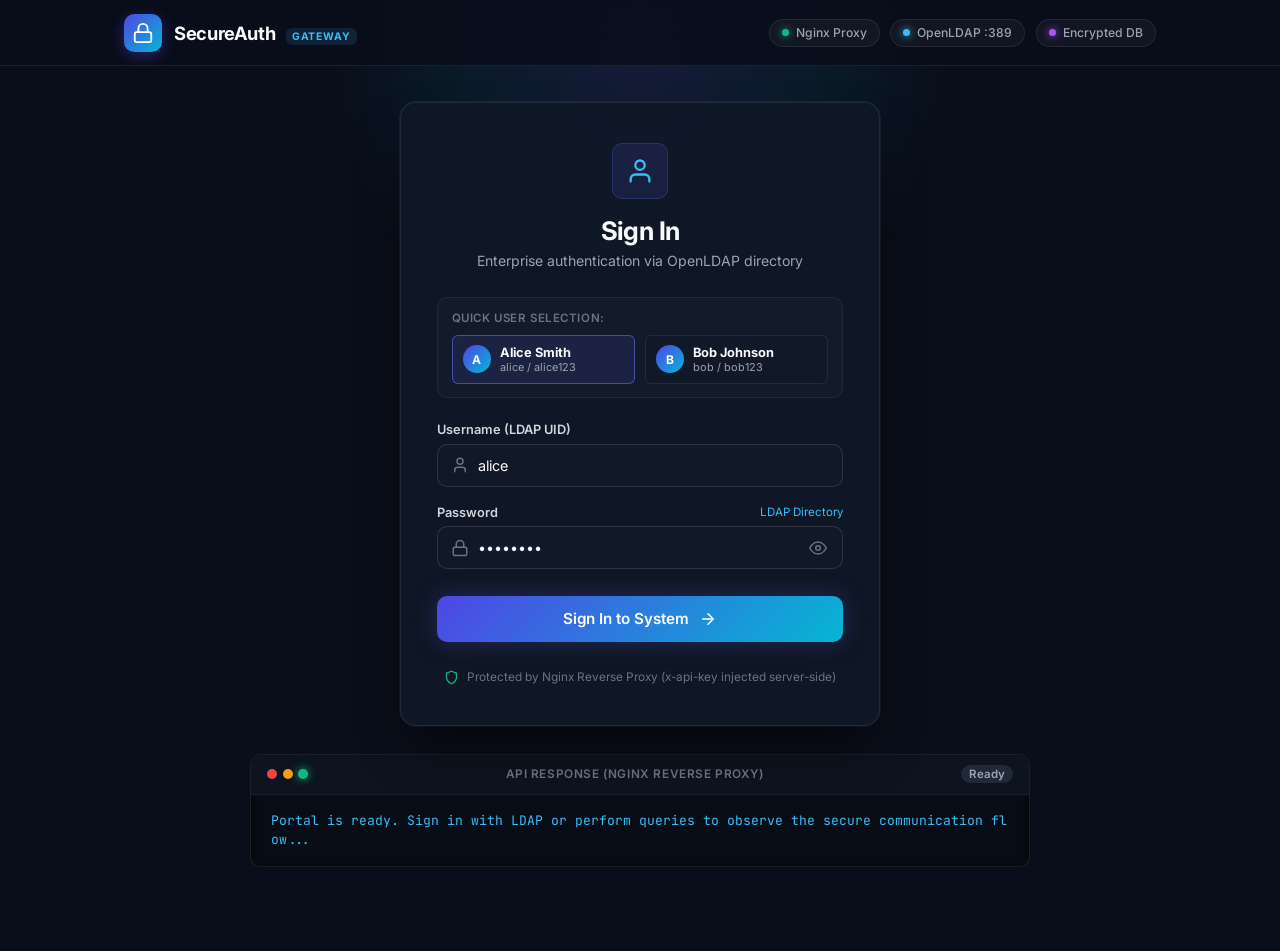
<file: index.html>
﻿<!DOCTYPE html>
<html lang="en">
<head>
    <meta charset="UTF-8">
    <meta name="viewport" content="width=device-width, initial-scale=1.0">
    <title>SecureAuth Gateway &bull; OpenLDAP &amp; Nginx</title>
    <link rel="preconnect" href="https://fonts.googleapis.com">
    <link rel="preconnect" href="https://fonts.gstatic.com" crossorigin>
    <link href="https://fonts.googleapis.com/css2?family=Inter:wght@400;500;600;700&family=JetBrains+Mono:wght@400;500&display=swap" rel="stylesheet">
    <link rel="stylesheet" href="styles.css">
</head>
<body>
    <!-- Background Ambient Glow -->
    <div class="bg-glow"></div>

    <!-- Top Navigation Bar -->
    <nav class="top-nav">
        <div class="nav-container">
            <div class="nav-brand">
                <div class="brand-icon">
                    <svg width="22" height="22" viewBox="0 0 24 24" fill="none" stroke="currentColor" stroke-width="2" stroke-linecap="round" stroke-linejoin="round">
                        <rect x="3" y="11" width="18" height="11" rx="2" ry="2"></rect>
                        <path d="M7 11V7a5 5 0 0 1 10 0v4"></path>
                    </svg>
                </div>
                <div class="brand-text">
                    <span class="brand-title">SecureAuth</span>
                    <span class="brand-tag">GATEWAY</span>
                </div>
            </div>

            <div class="nav-status">
                <div class="status-chip" title="Active Nginx reverse proxy with server-side secret injection on port 80">
                    <span class="chip-dot dot-green"></span> Nginx Proxy
                </div>
                <div class="status-chip" title="OpenLDAP directory service on port 389">
                    <span class="chip-dot dot-blue"></span> OpenLDAP :389
                </div>
                <div class="status-chip" title="Persistent Fernet database encryption">
                    <span class="chip-dot dot-purple"></span> Encrypted DB
                </div>
            </div>
        </div>
    </nav>

    <!-- Main Content Area -->
    <main class="main-wrapper">
        <!-- Toast Notification -->
        <div id="toast" class="toast hidden">
            <div class="toast-icon" id="toast-icon"></div>
            <div class="toast-content" id="toast-content"></div>
        </div>

        <!-- ========================================================
             1. LOGIN VIEW (Clean, modern authentication card)
             ======================================================== -->
        <section id="view-login" class="auth-card">
            <div class="card-top">
                <div class="auth-icon-wrap">
                    <svg width="28" height="28" viewBox="0 0 24 24" fill="none" stroke="currentColor" stroke-width="2" stroke-linecap="round" stroke-linejoin="round">
                        <path d="M20 21v-2a4 4 0 0 0-4-4H8a4 4 0 0 0-4 4v2"></path>
                        <circle cx="12" cy="7" r="4"></circle>
                    </svg>
                </div>
                <h1 class="card-title">Sign In</h1>
                <p class="card-subtitle">Enterprise authentication via OpenLDAP directory</p>
            </div>

            <!-- Quick Account Selector Pills -->
            <div class="quick-accounts">
                <span class="quick-label">Quick user selection:</span>
                <div class="account-chips">
                    <button type="button" class="account-chip active" id="chip-alice" data-user="alice" data-pass="alice123">
                        <span class="chip-avatar">A</span>
                        <div class="chip-info">
                            <strong>Alice Smith</strong>
                            <small>alice / alice123</small>
                        </div>
                    </button>
                    <button type="button" class="account-chip" id="chip-bob" data-user="bob" data-pass="bob123">
                        <span class="chip-avatar">B</span>
                        <div class="chip-info">
                            <strong>Bob Johnson</strong>
                            <small>bob / bob123</small>
                        </div>
                    </button>
                </div>
            </div>

            <!-- Login Form -->
            <form id="login-form" class="auth-form">
                <div class="field-group">
                    <label for="username">Username (LDAP UID)</label>
                    <div class="input-wrap">
                        <svg class="input-icon" width="18" height="18" viewBox="0 0 24 24" fill="none" stroke="currentColor" stroke-width="2" stroke-linecap="round" stroke-linejoin="round">
                            <path d="M19 21v-2a4 4 0 0 0-4-4H9a4 4 0 0 0-4 4v2"></path>
                            <circle cx="12" cy="7" r="4"></circle>
                        </svg>
                        <input type="text" id="username" class="modern-input" placeholder="alice or bob" value="alice" required autocomplete="username">
                    </div>
                </div>

                <div class="field-group">
                    <div class="label-row">
                        <label for="password">Password</label>
                        <span class="label-hint">LDAP Directory</span>
                    </div>
                    <div class="input-wrap">
                        <svg class="input-icon" width="18" height="18" viewBox="0 0 24 24" fill="none" stroke="currentColor" stroke-width="2" stroke-linecap="round" stroke-linejoin="round">
                            <rect x="3" y="11" width="18" height="11" rx="2" ry="2"></rect>
                            <path d="M7 11V7a5 5 0 0 1 10 0v4"></path>
                        </svg>
                        <input type="password" id="password" class="modern-input" placeholder="User password" value="alice123" required autocomplete="current-password">
                        <button type="button" id="btn-toggle-pwd" class="pwd-toggle" title="Show/Hide password">
                            <svg id="eye-icon" width="18" height="18" viewBox="0 0 24 24" fill="none" stroke="currentColor" stroke-width="2" stroke-linecap="round" stroke-linejoin="round">
                                <path d="M1 12s4-8 11-8 11 8 11 8-4 8-11 8-11-8-11-8z"></path>
                                <circle cx="12" cy="12" r="3"></circle>
                            </svg>
                        </button>
                    </div>
                </div>

                <button type="submit" id="btn-login" class="btn-submit">
                    <span id="btn-login-text">Sign In to System</span>
                    <svg class="btn-arrow" width="18" height="18" viewBox="0 0 24 24" fill="none" stroke="currentColor" stroke-width="2" stroke-linecap="round" stroke-linejoin="round">
                        <line x1="5" y1="12" x2="19" y2="12"></line>
                        <polyline points="12 5 19 12 12 19"></polyline>
                    </svg>
                </button>
            </form>

            <div class="security-footer">
                <svg width="15" height="15" viewBox="0 0 24 24" fill="none" stroke="currentColor" stroke-width="2" stroke-linecap="round" stroke-linejoin="round">
                    <path d="M12 22s8-4 8-10V5l-8-3-8 3v7c0 6 8 10 8 10z"></path>
                </svg>
                <span>Protected by Nginx Reverse Proxy (x-api-key injected server-side)</span>
            </div>
        </section>

        <!-- ========================================================
             2. DASHBOARD VIEW (Shown when authenticated)
             ======================================================== -->
        <section id="view-dashboard" class="dashboard-card hidden">
            <!-- User Session Header -->
            <div class="user-banner">
                <div class="user-meta">
                    <div class="user-avatar-large" id="dash-avatar">AS</div>
                    <div class="user-titles">
                        <h2 id="dash-fullname">Alice Smith</h2>
                        <span class="user-role-badge">LDAP User &bull; <span id="dash-username">alice</span></span>
                    </div>
                </div>
                <button id="btn-logout" class="btn-logout" title="Sign Out">
                    <svg width="16" height="16" viewBox="0 0 24 24" fill="none" stroke="currentColor" stroke-width="2" stroke-linecap="round" stroke-linejoin="round">
                        <path d="M9 21H5a2 2 0 0 1-2-2V5a2 2 0 0 1 2-2h4"></path>
                        <polyline points="16 17 21 12 16 7"></polyline>
                        <line x1="21" y1="12" x2="9" y2="12"></line>
                    </svg>
                    <span>Sign Out</span>
                </button>
            </div>

            <!-- LDAP Info Strip -->
            <div class="dn-box">
                <span class="dn-label">Distinguished Name (DN):</span>
                <code id="dash-dn">uid=alice,ou=users,dc=example,dc=com</code>
            </div>

            <!-- Action Grid -->
            <div class="dashboard-grid">
                <!-- Card: Database Operations -->
                <div class="dash-module">
                    <div class="module-header">
                        <div class="module-icon">
                            <svg width="18" height="18" viewBox="0 0 24 24" fill="none" stroke="currentColor" stroke-width="2" stroke-linecap="round" stroke-linejoin="round">
                                <ellipse cx="12" cy="5" rx="9" ry="3"></ellipse>
                                <path d="M21 12c0 1.66-4 3-9 3s-9-1.34-9-3"></path>
                                <path d="M3 5v14c0 1.66 4 3 9 3s9-1.34 9-3V5"></path>
                            </svg>
                        </div>
                        <h3>Encrypted Database (Fernet)</h3>
                    </div>
                    <p class="module-desc">Records are encrypted using 256-bit AES-Fernet and decrypted upon each read.</p>

                    <div class="field-group">
                        <label for="post-message">Confidential message to encrypt &amp; store:</label>
                        <input type="text" id="post-message" class="modern-input" value="Confidential data verified via LDAP" placeholder="Enter message to encrypt...">
                    </div>

                    <div class="module-actions">
                        <button id="btn-get" class="btn-action btn-primary">
                            <svg width="16" height="16" viewBox="0 0 24 24" fill="none" stroke="currentColor" stroke-width="2" stroke-linecap="round" stroke-linejoin="round">
                                <path d="M21 15v4a2 2 0 0 1-2 2H5a2 2 0 0 1-2-2v-4"></path>
                                <polyline points="7 10 12 15 17 10"></polyline>
                                <line x1="12" y1="15" x2="12" y2="3"></line>
                            </svg>
                            <span>Read &amp; Decrypt (GET)</span>
                        </button>
                        <button id="btn-post" class="btn-action btn-secondary">
                            <svg width="16" height="16" viewBox="0 0 24 24" fill="none" stroke="currentColor" stroke-width="2" stroke-linecap="round" stroke-linejoin="round">
                                <path d="M21 15v4a2 2 0 0 1-2 2H5a2 2 0 0 1-2-2v-4"></path>
                                <polyline points="17 8 12 3 7 8"></polyline>
                                <line x1="12" y1="3" x2="12" y2="15"></line>
                            </svg>
                            <span>Encrypt &amp; Store (POST)</span>
                        </button>
                    </div>
                </div>

                <!-- Card: Security Diagnostics -->
                <div class="dash-module">
                    <div class="module-header">
                        <div class="module-icon">
                            <svg width="18" height="18" viewBox="0 0 24 24" fill="none" stroke="currentColor" stroke-width="2" stroke-linecap="round" stroke-linejoin="round">
                                <path d="M12 2v20M17 5H9.5a3.5 3.5 0 0 0 0 7h5a3.5 3.5 0 0 1 0 7H6"></path>
                            </svg>
                        </div>
                        <h3>Secret Rotation &amp; Diagnostics</h3>
                    </div>
                    <p class="module-desc">Verify backend health and the active secret injected by Nginx without refreshing.</p>

                    <div class="security-specs">
                        <div class="spec-row">
                            <span>API Secret:</span>
                            <span class="spec-value" id="spec-secret">Injected by Proxy</span>
                        </div>
                        <div class="spec-row">
                            <span>Encryption Key:</span>
                            <span class="spec-value">Persistent (Fernet)</span>
                        </div>
                        <div class="spec-row">
                            <span>LDAP Server:</span>
                            <span class="spec-value">openldap:389</span>
                        </div>
                    </div>

                    <div class="module-actions">
                        <button id="btn-status" class="btn-action btn-outline full-width">
                            <svg width="16" height="16" viewBox="0 0 24 24" fill="none" stroke="currentColor" stroke-width="2" stroke-linecap="round" stroke-linejoin="round">
                                <circle cx="12" cy="12" r="10"></circle>
                                <line x1="12" y1="16" x2="12" y2="12"></line>
                                <line x1="12" y1="8" x2="12.01" y2="8"></line>
                            </svg>
                            <span>Check Secret Status (/api/status)</span>
                        </button>
                    </div>
                </div>
            </div>
        </section>

        <!-- ========================================================
             3. TERMINAL / CONSOLE OUTPUT
             ======================================================== -->
        <section class="console-card">
            <div class="console-header">
                <div class="console-dots">
                    <span class="dot dot-red"></span>
                    <span class="dot dot-yellow"></span>
                    <span class="dot dot-green"></span>
                </div>
                <span class="console-title">API Response (Nginx Reverse Proxy)</span>
                <span id="status-tag" class="status-badge idle">Ready</span>
            </div>
            <div class="console-body">
                <pre id="response-output">Portal is ready. Sign in with LDAP or perform queries to observe the secure communication flow...</pre>
            </div>
        </section>
    </main>

    <script src="app.js"></script>
</body>
</html>
</file>
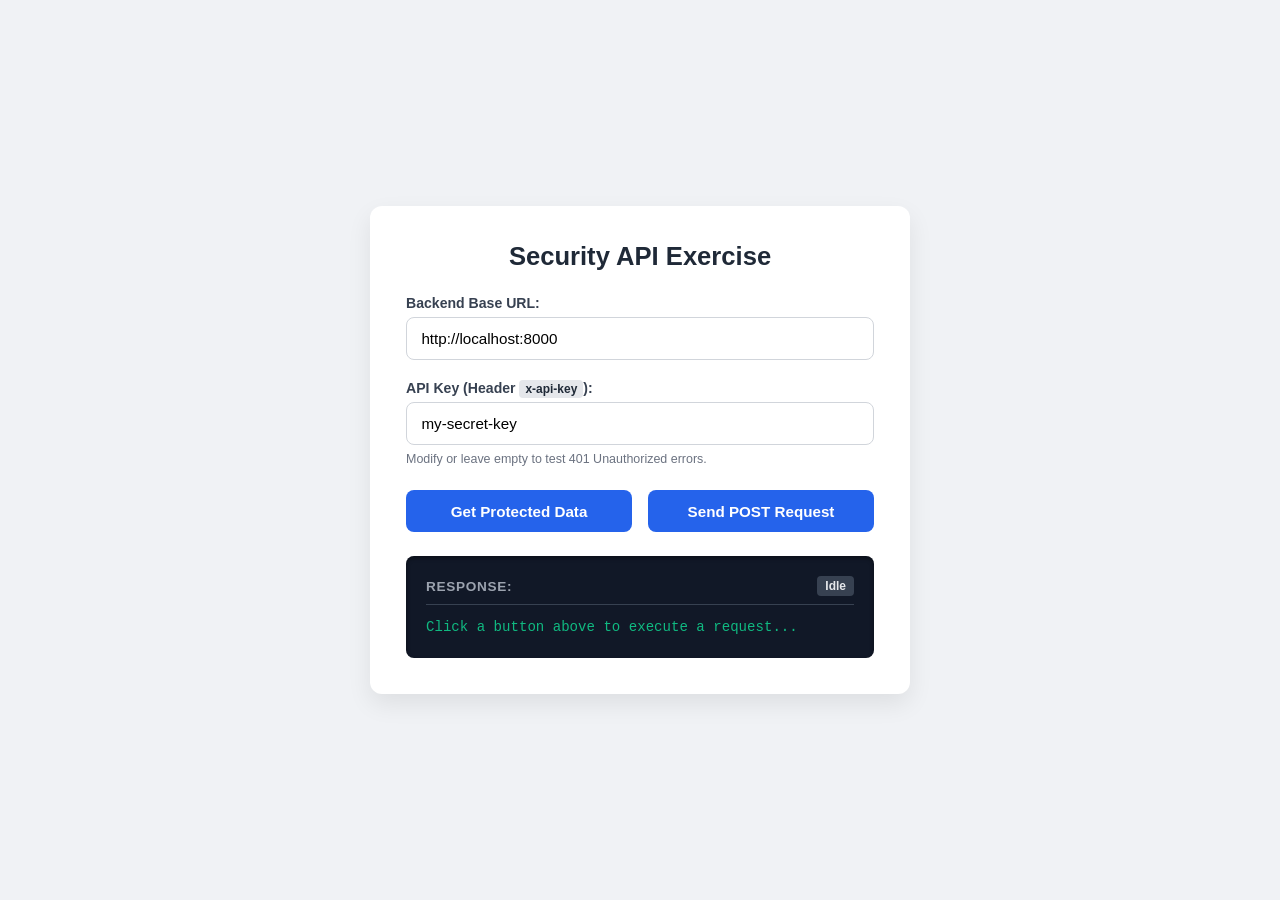
<file: security-frontend/index.html>
<!DOCTYPE html>
<html lang="en">
<head>
    <meta charset="UTF-8">
    <meta name="viewport" content="width=device-width, initial-scale=1.0">
    <title>Security API Exercise - Frontend</title>
    <link rel="stylesheet" href="styles.css">
</head>
<body>
    <main class="container">
        <h1>Security API Exercise</h1>
        
        <div class="input-group">
            <label for="api-url">Backend Base URL:</label>
            <input type="text" id="api-url" value="http://localhost:8000" placeholder="http://localhost:8000">
        </div>

        <div class="input-group">
            <label for="api-key-input">API Key (Header <code>x-api-key</code>):</label>
            <input type="text" id="api-key-input" placeholder="Enter API Key here..." value="my-secret-key">
            <small class="hint">Modify or leave empty to test 401 Unauthorized errors.</small>
        </div>

        <div class="actions">
            <button id="btn-get" class="btn">Get Protected Data</button>
            <button id="btn-post" class="btn">Send POST Request</button>
        </div>

        <div class="response-box">
            <div class="response-header">
                <h2>Response:</h2>
                <span id="status-tag" class="status-tag">Idle</span>
            </div>
            <pre id="response-output">Click a button above to execute a request...</pre>
        </div>
    </main>

    <script src="app.js"></script>
</body>
</html>
</file>
<file: styles.css>
﻿/* ==========================================================================
   SecureAuth Gateway - Modern Enterprise Styling
   ========================================================================== */

:root {
    --bg-main: #0a0e1a;
    --bg-card: rgba(17, 24, 39, 0.88);
    --bg-card-border: rgba(255, 255, 255, 0.08);
    --bg-input: #111827;
    --border-input: rgba(255, 255, 255, 0.12);
    --border-input-focus: #6366f1;

    --primary-gradient: linear-gradient(135deg, #4f46e5 0%, #06b6d4 100%);
    --primary-hover: linear-gradient(135deg, #4338ca 0%, #0891b2 100%);
    --danger-gradient: linear-gradient(135deg, #ef4444 0%, #dc2626 100%);

    --text-primary: #f9fafb;
    --text-secondary: #9ca3af;
    --text-muted: #6b7280;

    --color-green: #10b981;
    --color-blue: #38bdf8;
    --color-purple: #a855f7;
    --color-red: #f43f5e;

    --radius-sm: 6px;
    --radius-md: 10px;
    --radius-lg: 16px;
    --radius-full: 9999px;

    --shadow-card: 0 25px 50px -12px rgba(0, 0, 0, 0.6), 0 0 0 1px rgba(255, 255, 255, 0.06);
    --shadow-glow: 0 0 25px rgba(99, 102, 241, 0.25);
    --transition-fast: 0.18s cubic-bezier(0.4, 0, 0.2, 1);
}

* {
    box-sizing: border-box;
    margin: 0;
    padding: 0;
    font-family: 'Inter', -apple-system, BlinkMacSystemFont, "Segoe UI", Roboto, sans-serif;
}

body {
    background-color: var(--bg-main);
    color: var(--text-primary);
    min-height: 100vh;
    display: flex;
    flex-direction: column;
    position: relative;
    overflow-x: hidden;
    -webkit-font-smoothing: antialiased;
}

/* Ambient Background Glow */
.bg-glow {
    position: fixed;
    top: -20%;
    left: 50%;
    transform: translateX(-50%);
    width: 800px;
    height: 450px;
    background: radial-gradient(circle, rgba(99, 102, 241, 0.15) 0%, rgba(6, 182, 212, 0.08) 40%, transparent 70%);
    pointer-events: none;
    z-index: 0;
}

/* ==========================================================================
   Navigation Bar
   ========================================================================== */
.top-nav {
    position: sticky;
    top: 0;
    z-index: 50;
    backdrop-filter: blur(16px);
    background: rgba(10, 14, 26, 0.85);
    border-bottom: 1px solid var(--bg-card-border);
}

.nav-container {
    max-width: 1080px;
    margin: 0 auto;
    padding: 0.85rem 1.5rem;
    display: flex;
    justify-content: space-between;
    align-items: center;
}

.nav-brand {
    display: flex;
    align-items: center;
    gap: 0.75rem;
}

.brand-icon {
    width: 38px;
    height: 38px;
    border-radius: var(--radius-md);
    background: var(--primary-gradient);
    display: flex;
    align-items: center;
    justify-content: center;
    color: #fff;
    box-shadow: 0 4px 14px rgba(79, 70, 229, 0.4);
}

.brand-title {
    font-weight: 700;
    font-size: 1.15rem;
    letter-spacing: -0.02em;
    color: var(--text-primary);
}

.brand-tag {
    font-size: 0.65rem;
    font-weight: 700;
    color: var(--color-blue);
    background: rgba(56, 189, 248, 0.12);
    padding: 2px 6px;
    border-radius: var(--radius-sm);
    margin-left: 0.4rem;
    letter-spacing: 0.08em;
}

.nav-status {
    display: flex;
    gap: 0.65rem;
}

.status-chip {
    display: flex;
    align-items: center;
    gap: 0.45rem;
    font-size: 0.76rem;
    font-weight: 500;
    color: var(--text-secondary);
    background: rgba(255, 255, 255, 0.04);
    border: 1px solid var(--bg-card-border);
    padding: 0.35rem 0.75rem;
    border-radius: var(--radius-full);
}

.chip-dot {
    width: 7px;
    height: 7px;
    border-radius: 50%;
}

.dot-green { background-color: var(--color-green); box-shadow: 0 0 8px var(--color-green); }
.dot-blue { background-color: var(--color-blue); box-shadow: 0 0 8px var(--color-blue); }
.dot-purple { background-color: var(--color-purple); box-shadow: 0 0 8px var(--color-purple); }

/* ==========================================================================
   Main Layout Wrapper
   ========================================================================== */
.main-wrapper {
    position: relative;
    z-index: 1;
    max-width: 820px;
    width: 100%;
    margin: 2.25rem auto;
    padding: 0 1.25rem 3rem 1.25rem;
    display: flex;
    flex-direction: column;
    gap: 1.75rem;
}

/* ==========================================================================
   Toast Notification
   ========================================================================== */
.toast {
    display: flex;
    align-items: center;
    gap: 0.75rem;
    padding: 0.85rem 1.15rem;
    border-radius: var(--radius-md);
    font-size: 0.86rem;
    font-weight: 500;
    animation: slideDown 0.25s ease-out;
    border: 1px solid transparent;
}

@keyframes slideDown {
    from { opacity: 0; transform: translateY(-8px); }
    to { opacity: 1; transform: translateY(0); }
}

.toast.success {
    background: rgba(16, 185, 129, 0.12);
    border-color: rgba(16, 185, 129, 0.3);
    color: #6ee7b7;
}

.toast.error {
    background: rgba(244, 63, 94, 0.12);
    border-color: rgba(244, 63, 94, 0.3);
    color: #fca5a5;
}

.toast.info {
    background: rgba(56, 189, 248, 0.12);
    border-color: rgba(56, 189, 248, 0.3);
    color: #7dd3fc;
}

/* ==========================================================================
   1. Clean Authentication Card (Login View)
   ========================================================================== */
.auth-card {
    background: var(--bg-card);
    backdrop-filter: blur(20px);
    border: 1px solid var(--bg-card-border);
    border-radius: var(--radius-lg);
    box-shadow: var(--shadow-card);
    padding: 2.5rem 2.25rem;
    max-width: 480px;
    width: 100%;
    margin: 0 auto;
}

.card-top {
    text-align: center;
    margin-bottom: 1.75rem;
}

.auth-icon-wrap {
    width: 56px;
    height: 56px;
    margin: 0 auto 1rem auto;
    border-radius: var(--radius-md);
    background: rgba(99, 102, 241, 0.12);
    border: 1px solid rgba(99, 102, 241, 0.25);
    display: flex;
    align-items: center;
    justify-content: center;
    color: var(--color-blue);
}

.card-title {
    font-size: 1.6rem;
    font-weight: 700;
    letter-spacing: -0.025em;
    color: var(--text-primary);
    margin-bottom: 0.35rem;
}

.card-subtitle {
    font-size: 0.88rem;
    color: var(--text-secondary);
}

/* Quick Accounts Pills */
.quick-accounts {
    margin-bottom: 1.5rem;
    background: rgba(255, 255, 255, 0.02);
    border: 1px solid rgba(255, 255, 255, 0.06);
    padding: 0.85rem;
    border-radius: var(--radius-md);
}

.quick-label {
    display: block;
    font-size: 0.72rem;
    font-weight: 600;
    text-transform: uppercase;
    letter-spacing: 0.05em;
    color: var(--text-muted);
    margin-bottom: 0.6rem;
}

.account-chips {
    display: grid;
    grid-template-columns: 1fr 1fr;
    gap: 0.6rem;
}

.account-chip {
    background: #111827;
    border: 1px solid rgba(255, 255, 255, 0.08);
    border-radius: var(--radius-sm);
    padding: 0.55rem 0.65rem;
    display: flex;
    align-items: center;
    gap: 0.55rem;
    cursor: pointer;
    text-align: left;
    transition: all var(--transition-fast);
}

.account-chip:hover {
    background: #1f2937;
    border-color: rgba(99, 102, 241, 0.4);
    transform: translateY(-1px);
}

.account-chip.active {
    background: rgba(99, 102, 241, 0.12);
    border-color: rgba(99, 102, 241, 0.6);
}

.chip-avatar {
    width: 28px;
    height: 28px;
    border-radius: 50%;
    background: var(--primary-gradient);
    color: #fff;
    font-weight: 700;
    font-size: 0.75rem;
    display: flex;
    align-items: center;
    justify-content: center;
    flex-shrink: 0;
}

.chip-info strong {
    display: block;
    font-size: 0.8rem;
    color: var(--text-primary);
}

.chip-info small {
    display: block;
    font-size: 0.68rem;
    color: var(--text-secondary);
}

/* Form inputs */
.auth-form {
    display: flex;
    flex-direction: column;
    gap: 1.15rem;
}

.field-group {
    display: flex;
    flex-direction: column;
    gap: 0.4rem;
}

.field-group label {
    font-size: 0.8rem;
    font-weight: 600;
    color: #d1d5db;
}

.label-row {
    display: flex;
    justify-content: space-between;
    align-items: center;
}

.label-hint {
    font-size: 0.72rem;
    color: var(--color-blue);
}

.input-wrap {
    position: relative;
    display: flex;
    align-items: center;
}

.input-icon {
    position: absolute;
    left: 0.85rem;
    color: #6b7280;
    pointer-events: none;
    transition: color var(--transition-fast);
}

.modern-input {
    width: 100%;
    background: var(--bg-input);
    border: 1px solid var(--border-input);
    border-radius: var(--radius-md);
    padding: 0.75rem 0.85rem 0.75rem 2.5rem;
    color: var(--text-primary);
    font-size: 0.9rem;
    outline: none;
    transition: all var(--transition-fast);
}

.modern-input:focus {
    border-color: var(--border-input-focus);
    box-shadow: 0 0 0 3px rgba(99, 102, 241, 0.2);
}

.modern-input:focus + .input-icon,
.input-wrap:focus-within .input-icon {
    color: #818cf8;
}

.pwd-toggle {
    position: absolute;
    right: 0.75rem;
    background: transparent;
    border: none;
    color: #6b7280;
    cursor: pointer;
    display: flex;
    align-items: center;
    justify-content: center;
    padding: 0.25rem;
}

.pwd-toggle:hover {
    color: var(--text-primary);
}

/* Submit Button */
.btn-submit {
    margin-top: 0.5rem;
    background: var(--primary-gradient);
    color: #ffffff;
    border: none;
    border-radius: var(--radius-md);
    padding: 0.85rem 1.25rem;
    font-size: 0.95rem;
    font-weight: 600;
    display: flex;
    align-items: center;
    justify-content: center;
    gap: 0.6rem;
    cursor: pointer;
    box-shadow: var(--shadow-glow);
    transition: all var(--transition-fast);
}

.btn-submit:hover {
    background: var(--primary-hover);
    transform: translateY(-1px);
    box-shadow: 0 0 30px rgba(99, 102, 241, 0.4);
}

.btn-submit:active {
    transform: translateY(0);
}

.btn-arrow {
    transition: transform var(--transition-fast);
}

.btn-submit:hover .btn-arrow {
    transform: translateX(3px);
}

.security-footer {
    margin-top: 1.75rem;
    display: flex;
    align-items: center;
    justify-content: center;
    gap: 0.45rem;
    font-size: 0.74rem;
    color: var(--text-muted);
}

.security-footer svg {
    color: var(--color-green);
    flex-shrink: 0;
}

/* ==========================================================================
   2. Modern Dashboard View (Authenticated)
   ========================================================================== */
.dashboard-card {
    background: var(--bg-card);
    backdrop-filter: blur(20px);
    border: 1px solid var(--bg-card-border);
    border-radius: var(--radius-lg);
    box-shadow: var(--shadow-card);
    padding: 2rem;
    display: flex;
    flex-direction: column;
    gap: 1.5rem;
    animation: fadeIn 0.3s ease-out;
}

@keyframes fadeIn {
    from { opacity: 0; transform: scale(0.99); }
    to { opacity: 1; transform: scale(1); }
}

.user-banner {
    display: flex;
    justify-content: space-between;
    align-items: center;
    padding-bottom: 1.25rem;
    border-bottom: 1px solid var(--bg-card-border);
}

.user-meta {
    display: flex;
    align-items: center;
    gap: 1rem;
}

.user-avatar-large {
    width: 48px;
    height: 48px;
    border-radius: 50%;
    background: var(--primary-gradient);
    color: #fff;
    font-weight: 700;
    font-size: 1.1rem;
    display: flex;
    align-items: center;
    justify-content: center;
    box-shadow: 0 4px 14px rgba(79, 70, 229, 0.4);
}

.user-titles h2 {
    font-size: 1.25rem;
    font-weight: 700;
    color: var(--text-primary);
    margin-bottom: 0.15rem;
}

.user-role-badge {
    font-size: 0.78rem;
    color: var(--color-blue);
    font-weight: 500;
}

.btn-logout {
    background: rgba(244, 63, 94, 0.1);
    color: #f87171;
    border: 1px solid rgba(244, 63, 94, 0.25);
    padding: 0.55rem 0.95rem;
    border-radius: var(--radius-sm);
    font-size: 0.8rem;
    font-weight: 600;
    cursor: pointer;
    display: flex;
    align-items: center;
    gap: 0.45rem;
    transition: all var(--transition-fast);
}

.btn-logout:hover {
    background: rgba(244, 63, 94, 0.2);
    border-color: rgba(244, 63, 94, 0.5);
    color: #fff;
}

.dn-box {
    background: rgba(255, 255, 255, 0.02);
    border: 1px solid var(--bg-card-border);
    border-left: 3px solid var(--color-blue);
    padding: 0.75rem 1rem;
    border-radius: var(--radius-sm);
    display: flex;
    align-items: center;
    gap: 0.75rem;
}

.dn-label {
    font-size: 0.72rem;
    font-weight: 600;
    text-transform: uppercase;
    letter-spacing: 0.05em;
    color: var(--text-muted);
}

.dn-box code {
    font-family: 'JetBrains Mono', monospace;
    font-size: 0.82rem;
    color: #34d399;
}

/* Dashboard Grid */
.dashboard-grid {
    display: grid;
    grid-template-columns: 1fr 1fr;
    gap: 1.25rem;
}

@media (max-width: 680px) {
    .dashboard-grid {
        grid-template-columns: 1fr;
    }
}

.dash-module {
    background: #111827;
    border: 1px solid var(--bg-card-border);
    border-radius: var(--radius-md);
    padding: 1.25rem;
    display: flex;
    flex-direction: column;
    justify-content: space-between;
}

.module-header {
    display: flex;
    align-items: center;
    gap: 0.65rem;
    margin-bottom: 0.5rem;
}

.module-icon {
    width: 32px;
    height: 32px;
    border-radius: var(--radius-sm);
    background: rgba(255, 255, 255, 0.05);
    display: flex;
    align-items: center;
    justify-content: center;
    color: var(--color-blue);
}

.module-header h3 {
    font-size: 0.95rem;
    font-weight: 600;
    color: var(--text-primary);
}

.module-desc {
    font-size: 0.78rem;
    color: var(--text-secondary);
    line-height: 1.4;
    margin-bottom: 1rem;
}

.module-actions {
    display: flex;
    flex-direction: column;
    gap: 0.6rem;
    margin-top: 0.75rem;
}

.btn-action {
    padding: 0.65rem 0.9rem;
    border-radius: var(--radius-sm);
    font-size: 0.82rem;
    font-weight: 600;
    cursor: pointer;
    display: flex;
    align-items: center;
    justify-content: center;
    gap: 0.45rem;
    transition: all var(--transition-fast);
    border: none;
}

.btn-primary {
    background: var(--primary-gradient);
    color: #fff;
}

.btn-primary:hover {
    filter: brightness(1.1);
    transform: translateY(-1px);
}

.btn-secondary {
    background: #1f2937;
    border: 1px solid rgba(255, 255, 255, 0.1);
    color: var(--text-primary);
}

.btn-secondary:hover {
    background: #374151;
    border-color: rgba(255, 255, 255, 0.2);
}

.btn-outline {
    background: transparent;
    border: 1px solid rgba(255, 255, 255, 0.12);
    color: var(--text-secondary);
}

.btn-outline:hover {
    background: rgba(255, 255, 255, 0.05);
    color: var(--text-primary);
}

.full-width {
    width: 100%;
}

.security-specs {
    display: flex;
    flex-direction: column;
    gap: 0.45rem;
    margin-bottom: 1rem;
    background: rgba(0, 0, 0, 0.2);
    padding: 0.65rem;
    border-radius: var(--radius-sm);
    border: 1px solid rgba(255, 255, 255, 0.04);
}

.spec-row {
    display: flex;
    justify-content: space-between;
    font-size: 0.75rem;
    color: var(--text-secondary);
}

.spec-value {
    font-weight: 600;
    color: #38bdf8;
    font-family: 'JetBrains Mono', monospace;
}

/* ==========================================================================
   3. Terminal / Console Box
   ========================================================================== */
.console-card {
    background: #080c14;
    border: 1px solid var(--bg-card-border);
    border-radius: var(--radius-md);
    box-shadow: inset 0 2px 8px rgba(0, 0, 0, 0.6);
    overflow: hidden;
}

.console-header {
    background: #0d131f;
    padding: 0.65rem 1rem;
    display: flex;
    align-items: center;
    justify-content: space-between;
    border-bottom: 1px solid rgba(255, 255, 255, 0.05);
}

.console-dots {
    display: flex;
    gap: 0.35rem;
}

.dot {
    width: 10px;
    height: 10px;
    border-radius: 50%;
}

.dot-red { background: #ef4444; }
.dot-yellow { background: #f59e0b; }
.dot-green { background: #10b981; }

.console-title {
    font-size: 0.74rem;
    font-weight: 600;
    text-transform: uppercase;
    letter-spacing: 0.05em;
    color: var(--text-muted);
}

.status-badge {
    font-size: 0.72rem;
    font-weight: 600;
    padding: 2px 8px;
    border-radius: var(--radius-full);
}

.status-badge.idle { background: #1f2937; color: #9ca3af; }
.status-badge.loading { background: rgba(56, 189, 248, 0.2); color: #38bdf8; }
.status-badge.success { background: rgba(16, 185, 129, 0.2); color: #34d399; }
.status-badge.error { background: rgba(244, 63, 94, 0.2); color: #fb7185; }

.console-body {
    padding: 1rem 1.25rem;
    max-height: 220px;
    overflow-y: auto;
}

.console-body pre {
    font-family: 'JetBrains Mono', monospace;
    font-size: 0.82rem;
    color: #38bdf8;
    white-space: pre-wrap;
    word-break: break-all;
    line-height: 1.5;
}

/* Utilities */
.hidden {
    display: none !important;
}
</file>
<file: security-frontend/styles.css>
* {
    box-sizing: border-box;
    margin: 0;
    padding: 0;
    font-family: -apple-system, BlinkMacSystemFont, "Segoe UI", Roboto, Oxygen, Ubuntu, Cantarell, "Open Sans", "Helvetica Neue", sans-serif;
}

body {
    background-color: #f0f2f5;
    display: flex;
    justify-content: center;
    align-items: center;
    min-height: 100vh;
    padding: 1rem;
}

.container {
    background: #ffffff;
    padding: 2.25rem;
    border-radius: 12px;
    box-shadow: 0 10px 25px rgba(0, 0, 0, 0.08);
    max-width: 540px;
    width: 100%;
}

h1 {
    font-size: 1.6rem;
    color: #1f2937;
    margin-bottom: 1.5rem;
    text-align: center;
    font-weight: 700;
}

.input-group {
    margin-bottom: 1.25rem;
    display: flex;
    flex-direction: column;
    gap: 0.4rem;
}

.input-group label {
    font-size: 0.88rem;
    font-weight: 600;
    color: #374151;
}

.input-group code {
    background: #e5e7eb;
    padding: 2px 6px;
    border-radius: 4px;
    font-size: 0.85em;
    color: #1f2937;
}

.input-group input {
    padding: 0.75rem 0.9rem;
    border: 1.5px solid #d1d5db;
    border-radius: 8px;
    font-size: 0.95rem;
    outline: none;
    transition: border-color 0.2s, box-shadow 0.2s;
}

.input-group input:focus {
    border-color: #2563eb;
    box-shadow: 0 0 0 3px rgba(37, 99, 235, 0.15);
}

.hint {
    font-size: 0.78rem;
    color: #6b7280;
}

.actions {
    display: flex;
    gap: 1rem;
    margin-top: 1.5rem;
    margin-bottom: 1.5rem;
}

.btn {
    flex: 1;
    padding: 0.8rem 1.2rem;
    border: none;
    border-radius: 8px;
    background-color: #2563eb;
    color: #ffffff;
    font-weight: 600;
    font-size: 0.95rem;
    cursor: pointer;
    transition: background-color 0.2s, transform 0.1s;
}

.btn:hover {
    background-color: #1d4ed8;
}

.btn:active {
    transform: scale(0.98);
}

.response-box {
    background-color: #111827;
    border-radius: 8px;
    padding: 1.25rem;
    box-shadow: inset 0 2px 4px rgba(0, 0, 0, 0.4);
}

.response-header {
    display: flex;
    justify-content: space-between;
    align-items: center;
    margin-bottom: 0.75rem;
    padding-bottom: 0.5rem;
    border-bottom: 1px solid #374151;
}

.response-header h2 {
    font-size: 0.85rem;
    text-transform: uppercase;
    letter-spacing: 0.05em;
    color: #9ca3af;
    margin: 0;
}

.status-tag {
    font-size: 0.75rem;
    font-weight: 600;
    padding: 3px 8px;
    border-radius: 4px;
    background: #374151;
    color: #e5e7eb;
}

.status-tag.success {
    background: #065f46;
    color: #34d399;
}

.status-tag.error {
    background: #7f1d1d;
    color: #f87171;
}

pre {
    white-space: pre-wrap;
    word-break: break-all;
    font-family: "Fira Code", "Courier New", Courier, monospace;
    font-size: 0.88rem;
    color: #10b981;
    line-height: 1.5;
    max-height: 250px;
    overflow-y: auto;
}
</file>
